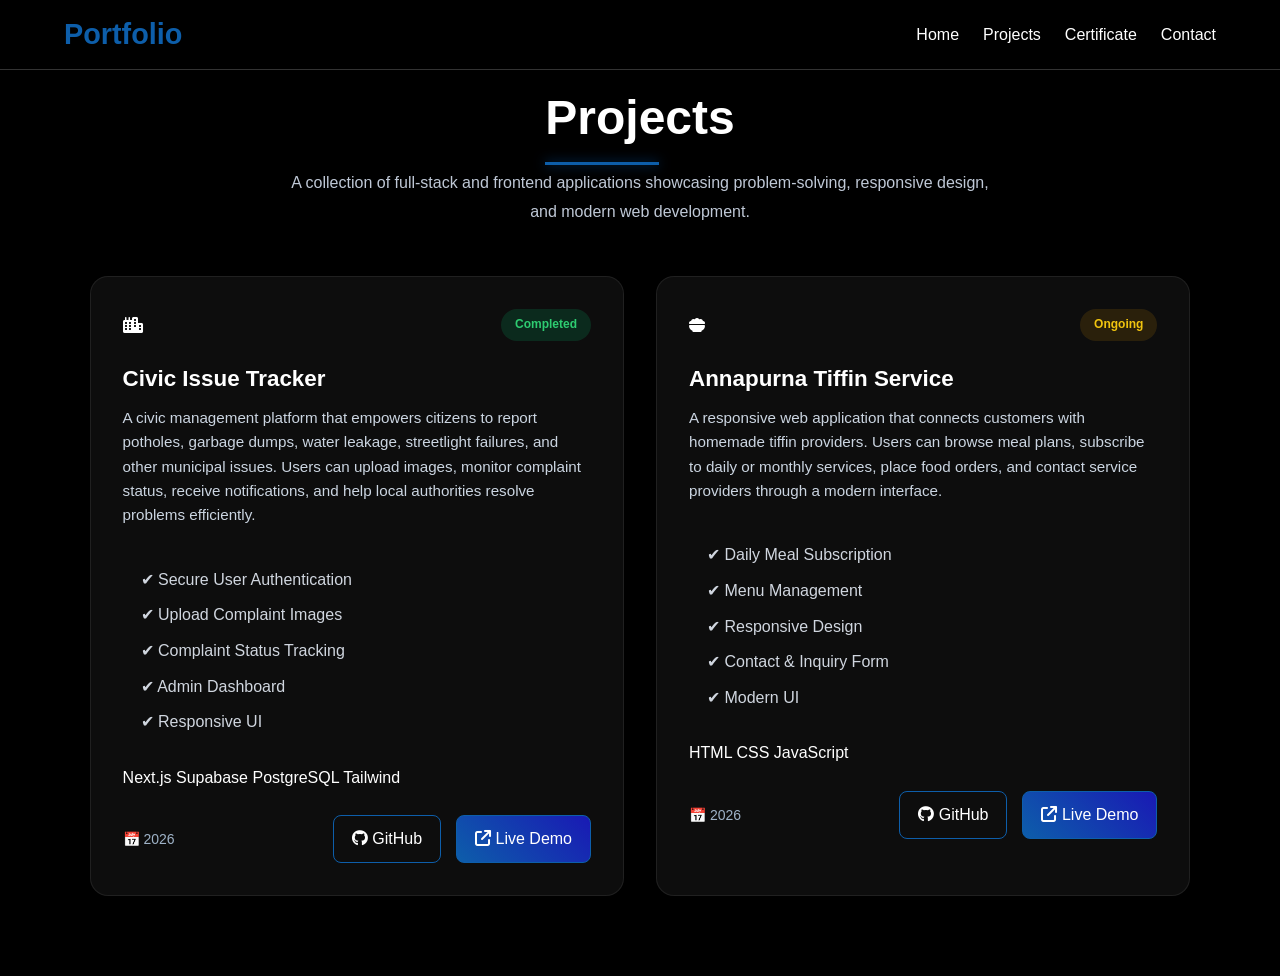
<file: Project.html>
<!DOCTYPE html>
<html lang="en">
<head>
    <meta charset="UTF-8">
    <meta name="viewport" content="width=device-width, initial-scale=1.0">
    <title>Projects | Mahi Patel</title>
    <link rel="stylesheet" href="portfolio.css">
    <link rel="stylesheet" href="https://cdnjs.cloudflare.com/ajax/libs/font-awesome/6.7.2/css/all.min.css">
</head>
<body>
  
   <nav class="navbar">
      <a href="index.html" class="logo">Portfolio</a>
           <!-- Hamburger Button -->
            <div class="menu-toggle" id="menu-toggle">
                <i class="fa-solid fa-bars"></i>
            </div>
        <ul class="nav-links" id="nav-links">
            <li><a href="index.html">Home</a></li>
            <li><a href="Project.html">Projects</a></li>
            <li><a href="certificates.html">Certificate</a></li>
            <li><a href="contact.html">Contact</a></li>
        </ul>
    </nav>
   <!-- ===================== Projects ====================== -->

   <!-- ===================== PROJECTS ===================== -->

  <section class="container1" id="projects">

    <div class="project-heading">

        <h2 class="section-title">Projects</h2>

        <p class="section-subtitle">
            A collection of full-stack and frontend applications showcasing
            problem-solving, responsive design, and modern web development.
        </p>

    </div>

    <div class="projects-grid">

        <!-- Project 1 -->

        <div class="card1">

            <div class="project-top">

                <i class="fa-solid fa-city project-icon"></i>

                <span class="status completed">
                    Completed
                </span>

            </div>

            <h3 class="project-title">
                Civic Issue Tracker
            </h3>

            <p class="project-desc">

                A civic management platform that empowers citizens to report
                potholes, garbage dumps, water leakage, streetlight failures,
                and other municipal issues. Users can upload images, monitor
                complaint status, receive notifications, and help local
                authorities resolve problems efficiently.

            </p>

            <ul class="project-features">

                <li>✔ Secure User Authentication</li>

                <li>✔ Upload Complaint Images</li>

                <li>✔ Complaint Status Tracking</li>

                <li>✔ Admin Dashboard</li>

                <li>✔ Responsive UI</li>

            </ul>

            <div class="project-tech">

                <span>Next.js</span>
                <span>Supabase</span>
                <span>PostgreSQL</span>
                <span>Tailwind</span>

            </div>

            <div class="project-footer">

                <span class="duration">
                    📅 2026
                </span>

                <div class="project-buttons">

                    <a href="https://github.com/mahipatel5750">
                        <i class="fa-brands fa-github"></i>
                        GitHub
                    </a>

                    <a href="https://civic-issue-tracker-six.vercel.app/">
                        <i class="fa-solid fa-arrow-up-right-from-square"></i>
                        Live Demo
                    </a>
                </div>
            </div>
        </div>



        <!-- Project 2 -->

        <div class="card1">

            <div class="project-top">

                <i class="fa-solid fa-bowl-food project-icon"></i>

                <span class="status ongoing">
                    Ongoing
                </span>

            </div>

            <h3 class="project-title">
                Annapurna Tiffin Service
            </h3>

            <p class="project-desc">

                A responsive web application that connects customers with
                homemade tiffin providers. Users can browse meal plans,
                subscribe to daily or monthly services, place food orders,
                and contact service providers through a modern interface.

            </p>

            <ul class="project-features">

                <li>✔ Daily Meal Subscription</li>

                <li>✔ Menu Management</li>

                <li>✔ Responsive Design</li>

                <li>✔ Contact & Inquiry Form</li>

                <li>✔ Modern UI</li>

            </ul>

            <div class="project-tech">

                <span>HTML</span>
                <span>CSS</span>
                <span>JavaScript</span>

            </div>

            <div class="project-footer">

                <span class="duration">
                    📅 2026
                </span>

                <div class="project-buttons">

                    <a href="https://github.com/mahipatel5750">
                        <i class="fa-brands fa-github"></i>
                        GitHub
                    </a>

                    <a href="https://mahipatel5750.github.io/Annapurna/">
                        <i class="fa-solid fa-arrow-up-right-from-square"></i>
                        Live Demo
                    </a>

                </div>
            </div>
        </div>
    </div>

</section>
<script src="script.js"></script>
</body>
</html>
</file>
<file: portfolio.css>
* {
    margin: 0;
    padding: 0;
    box-sizing: border-box;
    font-family: 'Segoe UI', sans-serif;
}

:root {
    --dark-bg: black;
    --darker-bg: black;
    --accent: rgb(13, 94, 170);
    --accent-glow: rgb(5, 66, 132);
    --text: white;
}

body {
    padding-top: 60px;
    background-color: var(--dark-bg);
    color: var(--text);
    line-height: 1.6;
    /* it is used for vertical spacing between lines of text*/
    overflow-x: hidden;

}

.navbar {
    position: fixed;
    top: 0;
    left: 0;
    width: 100%;
    height: 70px;
    padding: 0 5%;
    display: flex;
    justify-content: space-between;
    align-items: center;
    background: black;
    backdrop-filter: blur(10px);
    z-index: 1000;
    border-bottom: 1px solid rgba(255, 255, 255, 0.2);
}

h1 {
    font-size: clamp(2.5rem, 6vw, 4.5rem);
}

h2 {
    font-size: clamp(2rem, 5vw, 3rem);
}

p {
    font-size: clamp(1rem, 2vw, 1.15rem);
}

.logo {
    font-size: 1.8rem;
    font-weight: 700;
    color: var(--accent);
    text-decoration: none;
    position: relative;
    padding-left: 0;

}

.nav-links {
    display: flex;
    gap: 1.5rem;
    list-style: none;
}

.nav-links a {
    display: flex;
    align-items: center;
    color: var(--text);
    text-decoration: none;
    font-weight: 500;
    transition: all 0.3s ease;
    position: relative;
}

.nav-links a::after {
    content: '';
    position: absolute;
    bottom: -5px;
    left: 0;
    width: 0;
    height: 2px;
    background: var(--accent);
    transition: width 0.3s ease;

}

.nav-links a:hover::after {
    width: 100%;

}

.hero {
    display: flex;
    justify-content: space-between;
    align-items: center;
    gap: 60px;
    padding: 50px 5%;
    min-height: 90vh;

    background: radial-gradient(circle at 75% 30%,
            var(--accent-glow) 0%,
            transparent 35%);
}

.hero-content {
    flex: 1;
    width: 100%;
    max-width: 650px;
    padding-right: 0;
    padding-top: 0;
}

.hero-image {
    flex: 1;
    display: flex;
    justify-content: center;
    align-items: center;
}

.hero-buttons {
    display: flex;
    gap: 1.8rem;
    margin-top: 2rem;
    flex-wrap: wrap;
}

.highlight {
    margin-bottom: 1rem;
}

.profile-img {
    width: min(100%, 420px);
    height: auto;
    aspect-ratio: 1;
    max-width: 650px;
    max-height: 650px;
    border-radius: 50%;
    object-fit: contain;

    background: #050505;
    padding: 10px;
    border: 3px solid #0d6efd;

    box-shadow:
        0 0 12px rgba(13, 110, 253, .45),
        0 0 30px rgba(13, 110, 253, .30),
        inset 0 0 15px rgba(0, 0, 0, .8);

    animation: float 3s ease-in-out infinite;
    transition: 0.4s;
}

.profile-img:hover {
    transform: scale(1.03);
    box-shadow:
        0 0 20px rgba(13, 110, 253, .65),
        0 0 50px rgba(13, 110, 253, .45);
}


@keyframes float {

    0%,
    100% {
        transform: translateY(0);
    }

    50% {
        transform: translateY(-20px);
    }
}

.hero p {
    font-size: 1.15rem;
    margin-bottom: 1rem;
    opacity: 0.9;
    max-width: 650px;
    line-height: 1.8;
}

.cta-button {
    display: inline-block;
    padding: 1rem 2rem;
    background: linear-gradient(45deg, var(--accent), rgb(21, 21, 159));
    color: white;
    border-radius: 8px;
    text-decoration: none;
    transition: all 0.3s ease;
    position: relative;
    overflow: hidden;
}

.skills {
    padding: 2rem 5% 5rem;
    background: var(--darker-bg);
    padding-top: 1.5rem;
}

.skills-grid {
    display: grid;
    grid-template-columns: repeat(auto-fit, minmax(250px, 1fr));
    gap: 2rem;
    margin-top: 3rem;

}

.skill-card {
    padding: 2rem;
    border-radius: 15px;
    background: rgb(255, 255, 255, 0.05);
    transition: all 0.3s ease;
    border: 1px solid rgb(255, 255, 255, 0.01);
    backdrop-filter: blur(5px);
}

.skill-card:hover {
    transform: translateY(-10px);
    border-color: var(--accent);
    box-shadow: 0 10px 30px var(--accent-glow);
}

.skill-card i {
    font-size: 2.5rem;
    color: var(--accent);
    margin-bottom: 1rem;
}

.social-links {
    margin-top: 2rem;
    display: flex;
    justify-content: center;
    gap: 2rem;
}

.social-links a {
    color: var(--text);
    font-size: 1.5rem;
    transition: all 0.3s ease;
}

.social-links a:hover {
    color: var(--accent);
    transform: translateY(-3px);
}
.menu-toggle {
    display: none;
    font-size: 2rem;
    color: white;
    cursor: pointer;
}

@media (max-width:768px){

    .hero{
        flex-direction:column;
        text-align:center;
        padding:100px 20px 40px;
    }

    .hero-content{
        width:100%;
        max-width:650px;
        margin-bottom:3rem;
    }

    .profile-img{
        width:260px;
        height:200px;
    }

    .navbar{
        padding:0 20px;
        position:fixed;
    }

    .menu-toggle{
        display:block;
        font-size:2rem;
        cursor:pointer;
        color:white;
        z-index:1001;
    }

    .nav-links{
        display:none;
        position:absolute;
        top:70px;
        left:0;
        width:100%;
        background:#111;
        flex-direction:column;
        align-items:center;
        padding:20px 0;
        gap:20px;
        border-top:1px solid rgba(255,255,255,.1);
    }

    .nav-links.active{
        display:flex;
    }

    .projects-grid,
    .skills-grid{
        grid-template-columns:1fr;
    }

    .contact-card,
    .contact-profile{
        width:100%;
    }

    .hero-buttons{
        flex-direction:column;
    }

    .hero-buttons a{
        width:100%;
    }

    .logo{
        font-size:1.5rem;
    }
}

.container {
    padding: 20px 6%;
    background: var(--darker-bg);
}

.container h2 {
    margin-top: 0;
    margin-bottom: 20px;
    font-size: 2.8rem;
    color: #fff;
}

#certificates h2 {
    margin-top: 0;
    margin-bottom: 30px;
}

.certificates-grid {
    display: grid;
    grid-template-columns: repeat(auto-fit, minmax(250px, 1fr));
    gap: 2rem;
    margin-top: 1.2rem;
}

.card {
    text-align: center;
    padding: 1.5rem;
    border-radius: 15px;
    background: rgba(255, 255, 255, 0.05);
    transition: all 0.3s ease;
    border: 1px solid rgba(255, 255, 255, 0.1);
    backdrop-filter: blur(5px);
}

.card img {
    width: 100%;
    height: 180px;
    object-fit: contain;
    border-radius: 8px;
    margin-bottom: 1rem;
}

.card:hover {
    transform: translateY(-10px);
    border-color: var(--accent);
    box-shadow: 0 10px 30px var(--accent-glow);
}

.card i {
    font-size: 2.5rem;
    color: var(--accent);
    margin-bottom: 1rem;
}

.see-more-btn {
    display: inline-block;
    padding: 1rem 2rem;
    background: linear-gradient(45deg, var(--accent), rgb(21, 21, 159));
    color: white;
    border-radius: 8px;
    text-decoration: none;
    transition: all 0.3s ease;
    position: relative;
    overflow: hidden;
}

.card-title {
    color: white;
    font-size: 1.1rem;
    margin-top: 0.5rem;
    position: relative;
    display: inline-block;
    transition: color 0.3s ease;
}


/* footer{
background: var(--darker-bg);
padding: 3rem 5% ;
text-align: center;
border-top: 1px solid rgb(255,255,255,0.1);
}  */

.contact-title {
    font-size: 3rem;
    background: var(--darker-bg);
    color: white;
    margin-bottom: 30px;
    padding: 0;
}

.icon-links {
    text-align: center;
    padding: 1.5rem;
    border-radius: 15px;
    background: rgba(255, 255, 255, 0.05);
    transition: all 0.3s ease;
    border: 1px solid rgba(255, 255, 255, 0.1);
    backdrop-filter: blur(5px);
    color: white;
    font-size: 1.1rem;
    margin-top: 0.5rem;
    position: relative;
    display: inline-block;
    transition: color 0.3s ease;
}

.contact {
    flex: 0 0 420px;
    max-width: 420px;
    padding: 10px 0;
    margin: 0;
}

.contact-grid {
    display: flex;
    flex-direction: column;
    align-items: center;
    width: 100%;
    gap: 25px;
    margin-top: 20px;
    align-items: flex-start;
}

.contact-left {
    width: 450px;
}

.contact-card {
    padding: 30px;
    display: flex;
    margin: 0 auto;
    flex-direction: column;
    width: 100%;
    /* width: 460; */
    max-width: 450px;
    height: auto;
    min-height: 180px;
    justify-content: center;
    text-align: center;
    align-items: center;
    border-radius: 20px;
    background: rgb(255, 255, 255, 0.05);
    transition: all 0.3s ease;
    border: 1px solid rgb(255, 255, 255, 0.01);
    backdrop-filter: blur(5px);
}

.contact-card:hover {
    transform: translateX(12px);
    border-color: var(--accent);
    box-shadow: 0 10px 30px var(--accent-glow);
}

.contact-card i {
    font-size: 2.5rem;
    color: var(--accent);
    margin-bottom: 1rem;
}

.zero {
    margin-bottom: 0;
    padding-bottom: 20px 7% 0;
}

.zero-image {
    flex: 1;
    display: flex;
    justify-content: center;
    align-items: center;
    margin: 0;
    padding: 0;
}

.contac-img {
    width: min(100%, 420px);
    aspect-ratio: 1;
    height: auto;
    display: block;
    margin: 0 auto;
    margin-bottom: 0;
    border-radius: 50%;
    object-fit: cover;
    border: 3px solid var(--accent);
    box-shadow:
        0 0 15px rgba(13, 110, 253, .4),
        0 0 35px rgba(13, 110, 253, .3);
    animation: float 3s ease-in-out infinite;
    filter: grayscale(0.2) contrast(1.1);
}

.contact h2 {
    font-size: 2.3rem;
    margin-bottom: 15px;
    color: white;
}

#projects {
    scroll-margin-top: 100px;
}

.project-heading {
    margin-top: 0;
    text-align: center;
    margin-bottom: 50px;
}

.projects-grid {
    display: grid;
    grid-template-columns: repeat(2, 1fr);
    gap: 2rem;
}

.card1 {
    display: flex;
    flex-direction: column;
    overflow: hidden;
    cursor: pointer;
    background: rgba(255, 255, 255, 0.05);
    border: 1px solid rgba(255, 255, 255, 0.08);
    border-radius: 18px;
    padding: 2rem;
    backdrop-filter: blur(8px);
    transition: all 0.35s ease;
    cursor: pointer;
}

.container1 {
    width: 100%;
    padding: 20px 7% 80px;
    background: var(--dark-bg);
}

.section-title {
    font-size: 3rem;
    margin: 0;
    font-weight: 700;
    color: #fff;
    margin-bottom: 10px;
    position: relative;
    display: inline-block;
}

.section-title::after {
    content: "";
    position: absolute;
    left: 0;
    bottom: -8px;
    width: 60%;
    height: 3px;
    background: var(--accent);
    box-shadow: 0 0 12px var(--accent-glow);
}

.card1:hover {
    transform: translateY(-10px);
    border-color: var(--accent);
    box-shadow: 0 15px 35px var(--accent-glow);
}

.project-content {
    display: flex;
    flex-direction: column;
    height: 100%;
}

.project-title {
    font-size: 1.4rem;
    font-weight: 700;
    color: #fff;
    margin-bottom: 0.6rem;
}

.project-desc {
    color: #cbd5e1;
    line-height: 1.6;
    font-size: 0.95rem;
    margin-bottom: 1.2rem;
}

.project-link {
    margin-top: auto;
    color: var(--accent);
    font-weight: 600;
    text-decoration: none;
    position: relative;
    width: fit-content;
}

.project-link::after {
    content: "";
    position: absolute;
    left: 0;
    bottom: -4px;
    width: 0;
    height: 2px;
    background: var(--accent);
    transition: width 0.3s ease;
}

.card1:hover .project-link::after {
    width: 100%;
}

.card1 a {
    z-index: 2;
}

.project-heading .section-title {

    display: inline-block;
    margin-top: 0;
    margin-bottom: 12px;

}

.section-subtitle {
    color: #bfc8d6;
    max-width: 700px;
    margin: 0 auto;
    font-size: 1rem;
    line-height: 1.8;
}

.project-top {
    display: flex;
    justify-content: space-between;
    align-items: center;
    margin-bottom: 20px;
}

.status {
    padding: 6px 14px;
    border-radius: 20px;
    font-size: 12px;
    font-weight: 600;
}

.completed {
    background: rgba(0, 255, 150, .12);
    color: #2ecc71;
}

.ongoing {
    background: rgba(255, 170, 0, .12);
    color: #f1c40f;
}

.project-features {
    margin: 20px 0;
    padding-left: 18px;
}

.project-features li {
    color: #d0d6df;
    margin-bottom: 10px;
    list-style: none;
}

.project-footer {
    margin-top: 25px;
    display: flex;
    justify-content: space-between;
    align-items: center;
    flex-wrap: wrap;
}

.duration {
    color: #9fb3c8;
    font-size: 14px;
}

.project-buttons {
    display: flex;
    gap: 15px;
}

.project-buttons a {
    padding: 10px 18px;
    border-radius: 8px;
    text-decoration: none;
    color: white;
    border: 1px solid var(--accent);
    transition: .3s;
}

.project-buttons a:last-child {
    background: linear-gradient(45deg, var(--accent), rgb(25, 25, 180));
}

.project-buttons a:hover {
    transform: translateY(-3px);
    box-shadow: 0 0 20px var(--accent-glow);
}

.contact-wrapper {
    display: flex;
    justify-content: space-between;
    align-items: flex-start;
    /* Center both columns vertically */
    gap: 60px;
    width: min(90%, 1400px);
    margin: 40px auto;
    flex-wrap: wrap;
}

/* Right Side */
.contact-right {
    display: flex;
    flex: 1;
    flex-direction: column;
    align-items: center;
    justify-content: center;
    gap: 25px;
}

/* Profile Text */
.contact-profile {
    width: 100%;
    max-width: 650px;
    margin: 0 auto;
    padding: 30px;
    background: #111;
    border: 2px solid rgba(0, 119, 255, .35);
    border-radius: 18px;
    text-align: center;
    transition: .4s;
    box-shadow: 0 0 18px rgba(0, 119, 255, .15);
}

.contact-profile:hover {
    transform: translateY(-6px);
    border-color: var(--accent);
    box-shadow: 0 0 35px rgba(0, 119, 255, .45);
}

.contact-profile h2 {
    font-size: 2.1rem;
    color: #fff;
    margin-bottom: 10px;
}

.contact-profile h3 {
    font-size: 1.35rem;
    color: var(--accent);
    margin-bottom: 25px;
    font-weight: 600;
}

.profile-info {
    display: flex;
    flex-direction: column;
    gap: 18px;
}

.profile-info p {
    display: flex;
    align-items: center;
    white-space: normal;
    word-break: break-word;
    margin: 15px 0;
    color: #d0d0d0;
    font-size: 18px;
}

.profile-info i {
    width: 35px;
    /* Fixed width for all icons */
    font-size: 22px;
    color: var(--accent);
    text-align: center;
    margin-right: 18px;
    flex-shrink: 0;
}

.info-item {
    display: flex;
    align-items: center;
    gap: 16px;
    text-align: left;
}

.info-item i {
    width: 28px;
    color: var(--accent);
    font-size: 1.4rem;
    flex-shrink: 0;
    text-align: center;
}

.info-item span {
    color: #eee;
    font-size: 1.08rem;
    line-height: 1.5;
}

.about p {
    max-width: 850px;
    margin: auto;
    text-align: center;
}

@media (max-width:992px) {

    .hero {
        flex-direction: column-reverse;
        text-align: center;
    }

    .contact-wrapper {
        flex-direction: column;
        align-items: center;
    }

    .projects-grid {
        grid-template-columns: repeat(2, 1fr);
    }

}

@media (max-width:480px) {

    .profile-img {
        width: 200px;
    }

    h1 {
        font-size: 2rem;
    }

    h2 {
        font-size: 1.7rem;
    }

    p {
        font-size: 15px;
    }
}

@media (min-width:1400px) {

    .container,
    .container1,
    .contact-wrapper {
        max-width: 1400px;
        margin: auto;
    }
}
@media (min-width: 769px) {
    .menu-toggle {
        display: none;
    }

    .nav-links {
        display: flex !important;
    }
}
.contact-card a,
.contact-card a:visited {
    color: white;
    text-decoration: none;
    font-size: 1.1rem;
    transition: color 0.3s ease;
}

.contact-card a:hover {
    color: #0d6efd;
}
</file>
